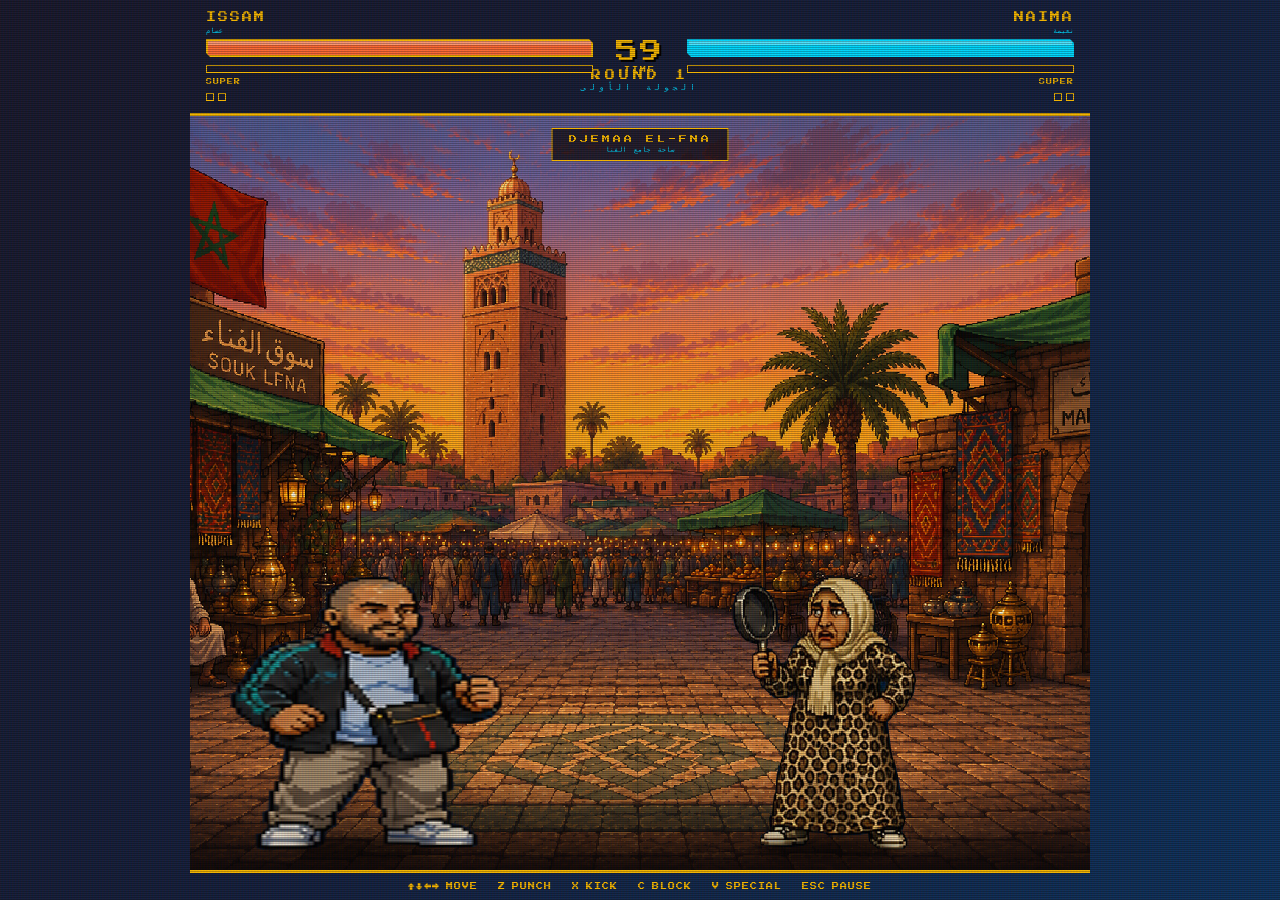
<file: fight.html>
<!DOCTYPE html>
<html lang="en">
<head>
<meta charset="UTF-8" />
<meta name="viewport" content="width=device-width, initial-scale=1.0" />
<title>SOUK BRAWL — FIGHT!</title>
<link rel="preconnect" href="https://fonts.googleapis.com" />
<link href="https://fonts.googleapis.com/css2?family=Press+Start+2P&display=swap" rel="stylesheet" />
<link rel="stylesheet" href="css/style.css" />
<style>
    @keyframes superFadeIn {
  from { opacity: 0; }
  to { opacity: 1; }
}

@keyframes superPortrait {
  from { transform: scale(0.5) translateY(50px); opacity: 0; }
  to { transform: scale(1) translateY(0); opacity: 1; }
}

@keyframes superText {
  from { transform: scale(0.8); opacity: 0; }
  to { transform: scale(1); opacity: 1; }
}

@keyframes superShake {
  0%, 100% { transform: translate(0, 0); }
  20% { transform: translate(-10px, 5px); }
  40% { transform: translate(10px, -5px); }
  60% { transform: translate(-5px, 10px); }
  80% { transform: translate(5px, -10px); }
}

@keyframes superFlash {
  0% { opacity: 1; }
  100% { opacity: 0; }
}

@keyframes superExplode {
  0% { transform: translate(-50%, -50%) scale(0); opacity: 1; }
  50% { transform: translate(-50%, -50%) scale(1.5); opacity: 1; }
  100% { transform: translate(-50%, -50%) scale(2); opacity: 0; }
}
.fight-screen {
  min-height: 100vh;
  display: flex;
  flex-direction: column;
  align-items: center;
  position: relative;
  z-index: 2;
  width: 100%;
}

.fight-hud {
  display: flex;
  align-items: center;
  justify-content: space-between;
  width: 100%;
  max-width: 900px;
  padding: 12px 16px;
  gap: 12px;
  position: relative;
  z-index: 10;
}

.hud-side {
  display: flex;
  flex-direction: column;
  gap: 4px;
  flex: 1;
}

.hud-side.right { align-items: flex-end; }

.hud-name {
  font-size: 10px;
  color: #f7b801;
  letter-spacing: 2px;
}

.hud-name-ar {
  font-size: 7px;
  color: #00d9ff;
}

.health-bar-wrap {
  width: 100%;
  height: 18px;
  background: #1a1a2e;
  border: 2px solid #f7b801;
  position: relative;
  overflow: hidden;
  clip-path: polygon(0 0, calc(100% - 4px) 0, 100% 4px, 100% 100%, 4px 100%, 0 calc(100% - 4px));
}

.health-bar {
  height: 100%;
  background: #ff6b35;
  transition: width 0.25s ease-out;
  position: relative;
}

.health-bar::after {
  content: '';
  position: absolute;
  top: 0; left: 0; right: 0;
  height: 4px;
  background: rgba(255,255,255,0.3);
}

.health-bar.danger {
  background: #FF3030;
  animation: danger-pulse 0.5s ease-in-out infinite alternate;
}

@keyframes danger-pulse {
  from { opacity: 1; }
  to { opacity: 0.6; }
}

.hud-side.right .health-bar-wrap { border-color: #00d9ff; }
.hud-side.right .health-bar { background: #00d9ff; }
.hud-side.right .health-bar.danger { background: #30FFFF; }

.hud-timer {
  display: flex;
  flex-direction: column;
  align-items: center;
  gap: 4px;
  min-width: 70px;
}

.timer-value {
  font-size: 22px;
  color: #f7b801;
  letter-spacing: 2px;
  text-shadow: 2px 2px 0 #000;
}

.timer-label {
  font-size: 6px;
  color: #f7b801;
  letter-spacing: 2px;
}

.round-indicator {
  position: absolute;
  top: 70px;
  left: 50%;
  transform: translateX(-50%);
  font-size: 10px;
  color: #f7b801;
  letter-spacing: 4px;
  z-index: 10;
  text-align: center;
}

.round-indicator .round-ar {
  font-size: 8px;
  color: #00d9ff;
  margin-top: 2px;
}

.stage-area {
  position: relative;
  width: 100%;
  max-width: 900px;
  flex: 1;
  min-height: 420px;
  display: flex;
  align-items: flex-end;
  justify-content: center;
  overflow: hidden;
  border-top: 3px solid #f7b801;
  border-bottom: 3px solid #f7b801;
}

.stage-bg-img {
  position: absolute;
  inset: 0;
  width: 100%;
  height: 100%;
  object-fit: cover;
  object-position: center bottom;
  image-rendering: pixelated;
  z-index: 0;
}

.stage-floor-overlay {
  position: absolute;
  bottom: 0;
  left: 0; right: 0;
  height: 100px;
  background: linear-gradient(to top, rgba(8,4,4,0.9) 0%, transparent 100%);
  z-index: 1;
  pointer-events: none;
}

.stage-name-overlay {
  position: absolute;
  top: 12px;
  left: 50%;
  transform: translateX(-50%);
  text-align: center;
  z-index: 4;
  background: rgba(8, 4, 4, 0.7);
  padding: 6px 16px;
  border: 1px solid #f7b801;
}

.stage-name-text {
  font-size: 8px;
  color: #f7b801;
  letter-spacing: 3px;
}

.stage-name-ar {
  font-size: 7px;
  color: #00d9ff;
  margin-top: 2px;
}

/* Fighter Arena - CRITICAL: arena-fighter is absolute positioned */
.fighter-arena {
  position: relative;
  width: 100%;
  max-width: 800px;
  height: 280px;
  display: flex;
  align-items: flex-end;
  justify-content: space-between;
  padding: 0 100px 25px;
  z-index: 5;
}

.arena-fighter {
  position: absolute;
  bottom: 25px;
  width: 220px;
  height: 220px;
}

.arena-fighter.left { left: 10%; }
.arena-fighter.right { right: 10%; }

/* Sprite wrapper - NO CSS transforms. All transforms come from JS */
.fighter-sprite-arena {
  width: 100%;
  height: 100%;
  image-rendering: pixelated;
  position: relative;
}

.fighter-sprite-arena img {
  width: 100%;
  height: 100%;
  object-fit: contain;
  object-position: bottom center;
  image-rendering: pixelated;
  image-rendering: crisp-edges;
}

/* NO transform rules here - JS handles all transforms via inline styles */

.fighter-shadow-arena {
  position: absolute;
  bottom: -8px;
  left: 50%;
  transform: translateX(-50%);
  width: 110px;
  height: 18px;
  background: rgba(0,0,0,0.5);
  border-radius: 50%;
  filter: blur(4px);
}

.super-meter-wrap {
  width: 100%;
  height: 8px;
  background: #1a1a2e;
  border: 1px solid #f7b801;
  margin-top: 4px;
  position: relative;
  overflow: hidden;
}

.super-meter {
  height: 100%;
  background: #f7b801;
  width: 0%;
  transition: width 0.2s;
  box-shadow: 0 0 6px #f7b801;
}

.super-label {
  font-size: 6px;
  color: #f7b801;
  letter-spacing: 1px;
  margin-top: 2px;
}

.combo-display {
  position: absolute;
  top: 100px;
  font-size: 14px;
  color: #f7b801;
  letter-spacing: 2px;
  z-index: 10;
  opacity: 0;
  transition: opacity 0.3s;
  text-align: center;
}

.combo-display.active { opacity: 1; }
.combo-display.left { left: 20px; }
.combo-display.right { right: 20px; }

.combo-count {
  font-size: 28px;
  color: #ff6b35;
  text-shadow: 2px 2px 0 #000;
  line-height: 1;
}

.combo-hits {
  font-size: 10px;
  color: #f7b801;
}

.fight-message {
  position: absolute;
  top: 45%;
  left: 50%;
  transform: translate(-50%, -50%);
  font-size: 52px;
  color: #ff6b35;
  text-shadow:
    4px 4px 0 #000,
    8px 8px 0 #1A0000;
  letter-spacing: 6px;
  z-index: 20;
  animation: fight-zoom 0.8s ease-out forwards;
  pointer-events: none;
  white-space: nowrap;
}

@keyframes fight-zoom {
  from { transform: translate(-50%, -50%) scale(3); opacity: 0; }
  to { transform: translate(-50%, -50%) scale(1); opacity: 1; }
}

.fight-message.fade {
  animation: fight-fade 0.5s ease-in forwards;
}

@keyframes fight-fade {
  to { opacity: 0; transform: translate(-50%, -50%) scale(1.2); }
}

.ko-message {
  position: absolute;
  top: 45%;
  left: 50%;
  transform: translate(-50%, -50%);
  font-size: 72px;
  color: #ff6b35;
  text-shadow:
    4px 4px 0 #000,
    8px 8px 0 #1A0000;
  letter-spacing: 8px;
  z-index: 20;
  animation: ko-bounce 1s ease-out forwards;
}

@keyframes ko-bounce {
  0% { transform: translate(-50%, -50%) scale(0); }
  50% { transform: translate(-50%, -50%) scale(1.2); }
  100% { transform: translate(-50%, -50%) scale(1); }
}

.perfect-message {
  position: absolute;
  top: 35%;
  left: 50%;
  transform: translate(-50%, -50%);
  font-size: 32px;
  color: #f7b801;
  text-shadow: 3px 3px 0 #000;
  letter-spacing: 4px;
  z-index: 20;
  animation: perfect-pop 1s ease-out forwards;
}

@keyframes perfect-pop {
  0% { transform: translate(-50%, -50%) scale(0) rotate(-10deg); opacity: 0; }
  60% { transform: translate(-50%, -50%) scale(1.1) rotate(2deg); opacity: 1; }
  100% { transform: translate(-50%, -50%) scale(1) rotate(0deg); }
}

.pause-overlay {
  position: fixed;
  inset: 0;
  background: rgba(8, 4, 4, 0.9);
  display: none;
  flex-direction: column;
  align-items: center;
  justify-content: center;
  gap: 16px;
  z-index: 100;
}

.pause-overlay.active { display: flex; }

.pause-title {
  font-size: 24px;
  color: #f7b801;
  letter-spacing: 4px;
  margin-bottom: 20px;
  text-shadow: 3px 3px 0 #000;
}

.pause-btn {
  background: #1a1a2e;
  border: 2px solid #f7b801;
  color: #fff;
  font-family: 'Press Start 2P', monospace;
  font-size: 10px;
  cursor: pointer;
  padding: 12px 32px;
  min-width: 220px;
  text-align: center;
  text-decoration: none;
  transition: all 0.1s;
  clip-path: polygon(0 0, calc(100% - 8px) 0, 100% 8px, 100% 100%, 8px 100%, 0 calc(100% - 8px));
}

.pause-btn:hover {
  border-color: #f7b801;
  color: #f7b801;
  background: #16213e;
}

.fight-controls {
  display: flex;
  justify-content: center;
  gap: 20px;
  padding: 10px;
  font-size: 7px;
  color: #f7b801;
  letter-spacing: 1px;
  flex-wrap: wrap;
}

.ctrl-hint {
  display: flex;
  align-items: center;
  gap: 6px;
}

.win-dots {
  display: flex;
  gap: 4px;
  margin-top: 4px;
}

.win-dot {
  width: 8px; height: 8px;
  border: 1px solid #f7b801;
  background: transparent;
}

.win-dot.active {
  background: #f7b801;
  border-color: #f7b801;
  box-shadow: 0 0 4px #f7b801;
}

.hud-side.right .win-dot.active {
  background: #00d9ff;
  border-color: #00d9ff;
  box-shadow: 0 0 4px #00d9ff;
}
    .super-cutscene {
  position: fixed;
  top: 0;
  left: 0;
  width: 100%;
  height: 100%;
  object-fit: cover;
  z-index: 1000;
  display: none;
  pointer-events: none;
}

.super-cutscene.active {
  display: block;
}
</style>
<base target="_blank">
</head>

<body>

<canvas id="bg-canvas"></canvas>

<div class="fight-screen" id="fight-screen">

<div class="round-indicator" id="round-indicator">
  <div>ROUND 1</div>
  <div class="round-ar">الجولة الأولى</div>
</div>

<div class="combo-display left" id="combo-p1">
  <div class="combo-count" id="combo-count-p1">0</div>
  <div class="combo-hits">HITS</div>
</div>

<div class="combo-display right" id="combo-p2">
  <div class="combo-count" id="combo-count-p2">0</div>
  <div class="combo-hits">HITS</div>
</div>

<div class="fight-hud">

  <div class="hud-side left">
    <div class="hud-name" id="p1-name">ISSAM</div>
    <div class="hud-name-ar" id="p1-name-ar">عصام</div>
    <div class="health-bar-wrap">
      <div class="health-bar" id="health-p1" style="width: 100%"></div>
    </div>
    <div class="super-meter-wrap">
      <div class="super-meter" id="super-p1" style="width: 0%"></div>
    </div>
    <div class="super-label">SUPER</div>
    <div class="win-dots" id="wins-p1">
      <div class="win-dot"></div>
      <div class="win-dot"></div>
    </div>
  </div>

  <div class="hud-timer">
    <div class="timer-value" id="timer">60</div>
    <div class="timer-label">TIME</div>
  </div>

  <div class="hud-side right">
    <div class="hud-name" id="p2-name">CHEB ARBI</div>
    <div class="hud-name-ar" id="p2-name-ar">الشاب العربي</div>
    <div class="health-bar-wrap">
      <div class="health-bar" id="health-p2" style="width: 100%"></div>
    </div>
    <div class="super-meter-wrap">
      <div class="super-meter" id="super-p2" style="width: 0%"></div>
    </div>
    <div class="super-label">SUPER</div>
    <div class="win-dots" id="wins-p2">
      <div class="win-dot"></div>
      <div class="win-dot"></div>
    </div>
  </div>

</div>

<div class="stage-area" id="stage-area">

  <img class="stage-bg-img" id="stage-bg-img" src="assets/stages/djemaa.png" alt="Stage" />

  <div class="stage-floor-overlay"></div>

  <div class="stage-name-overlay">
    <div class="stage-name-text" id="stage-name-fight">DJEMAA EL-FNA</div>
    <div class="stage-name-ar" id="stage-ar-fight">ساحة جامع الفنا</div>
  </div>

  <div class="fighter-arena">

    <div class="arena-fighter left">
      <div class="fighter-sprite-arena" id="sprite-p1-wrap">
        <img id="sprite-p1" src="assets/characters/issam/idle.png" alt="P1" />
        <div class="fighter-shadow-arena"></div>
      </div>
    </div>

    <div class="arena-fighter right">
      <div class="fighter-sprite-arena" id="sprite-p2-wrap">
        <img id="sprite-p2" src="assets/characters/cheb-arbi/idle.png" alt="P2" />
        <div class="fighter-shadow-arena"></div>
      </div>
    </div>

  </div>

  <div id="message-layer"></div>
        <video id="super-cutscene" class="super-cutscene" preload="auto" playsinline muted>
  <source src="" type="video/mp4">
</video>

</div>

<div class="fight-controls">
  <div class="ctrl-hint"><span class="key">&#8593;&#8595;&#8592;&#8594;</span> MOVE</div>
  <div class="ctrl-hint"><span class="key">Z</span> PUNCH</div>
  <div class="ctrl-hint"><span class="key">X</span> KICK</div>
  <div class="ctrl-hint"><span class="key">C</span> BLOCK</div>
  <div class="ctrl-hint"><span class="key">V</span> SPECIAL</div>
  <div class="ctrl-hint"><span class="key">ESC</span> PAUSE</div>
</div>

</div>

<div class="pause-overlay" id="pause-menu">
  <div class="pause-title">PAUSED</div>
  <button class="pause-btn" id="resume-btn">RESUME</button>
  <button class="pause-btn" id="restart-btn">RESTART</button>
  <a href="index.html" class="pause-btn">QUIT TO MENU</a>
</div>

<script src="js/config.js"></script>
<script src="js/utils.js"></script>
<script src="js/input.js"></script>
<script src="js/character.js"></script>
<script src="js/main.js"></script>
<script src="js/fight.js"></script>

</body>
</html>
</file>
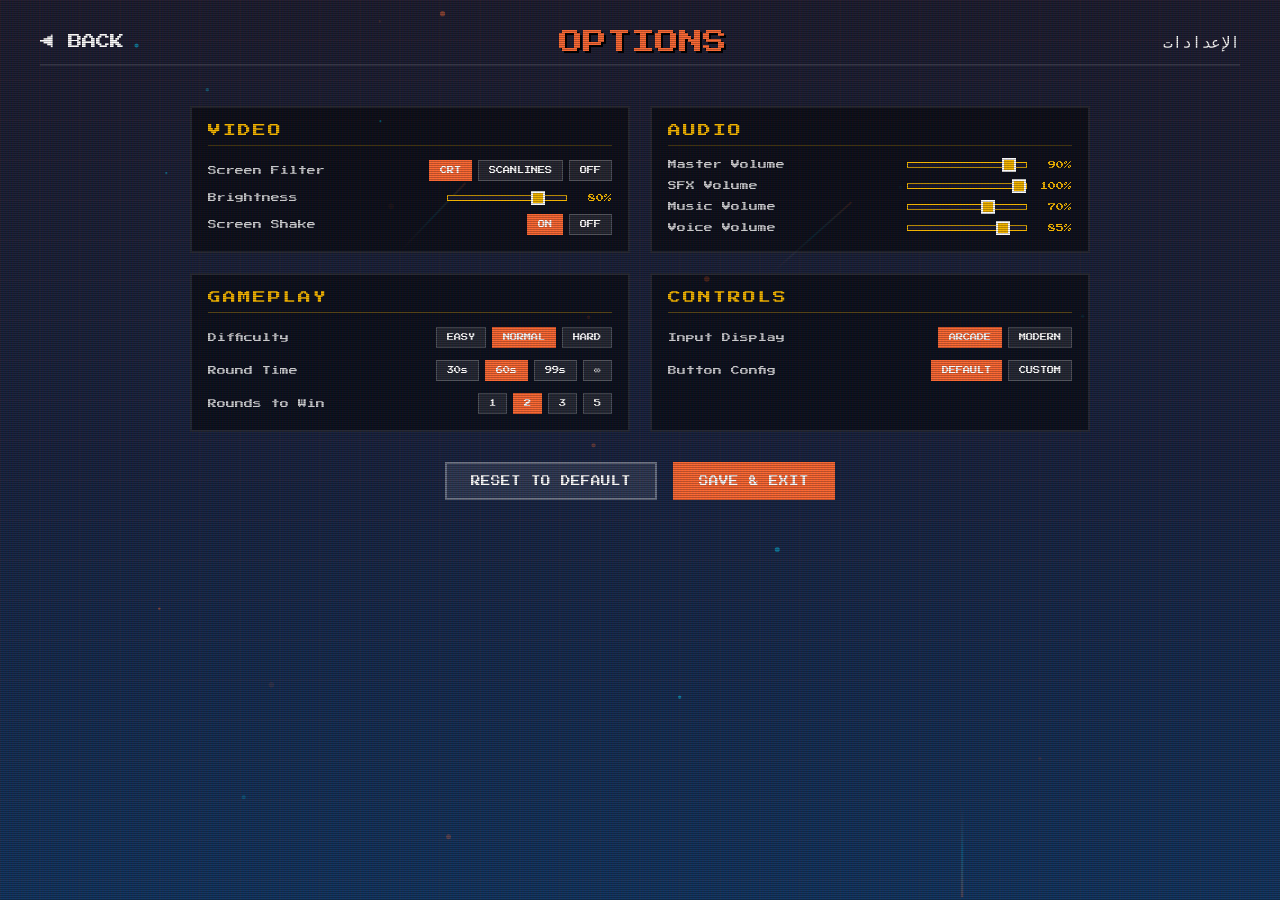
<file: options.html>
<!DOCTYPE html>
<html lang="en">
<head>
  <meta charset="UTF-8" />
  <meta name="viewport" content="width=device-width, initial-scale=1.0" />
  <title>SOUK BRAWL — Options</title>
  <link rel="preconnect" href="https://fonts.googleapis.com" />
  <link href="https://fonts.googleapis.com/css2?family=Press+Start+2P&display=swap" rel="stylesheet" />
  <link rel="stylesheet" href="css/style.css" />
  <style>
    .options-grid {
      display: grid;
      grid-template-columns: repeat(2, 1fr);
      gap: 20px;
      width: 100%;
      max-width: 900px;
      margin: 20px 0;
    }

    .opt-group {
      background: rgba(0, 0, 0, 0.5);
      border: 2px solid rgba(255, 255, 255, 0.1);
      padding: 16px;
    }

    .opt-group-title {
      font-size: 0.8rem;
      color: #f7b801;
      margin-bottom: 14px;
      letter-spacing: 2px;
      border-bottom: 1px solid rgba(247, 184, 1, 0.3);
      padding-bottom: 8px;
    }

    .opt-row {
      display: flex;
      align-items: center;
      justify-content: space-between;
      margin-bottom: 12px;
      gap: 12px;
    }

    .opt-row:last-child {
      margin-bottom: 0;
    }

    .opt-label {
      font-size: 0.55rem;
      color: rgba(255, 255, 255, 0.8);
      min-width: 120px;
    }

    .opt-value {
      display: flex;
      gap: 6px;
      flex-wrap: wrap;
      justify-content: flex-end;
    }

    .opt-btn {
      font-family: 'Press Start 2P', monospace;
      font-size: 0.45rem;
      padding: 6px 10px;
      background: rgba(255, 255, 255, 0.1);
      border: 1px solid rgba(255, 255, 255, 0.2);
      color: #fff;
      cursor: pointer;
      transition: all 0.15s;
    }

    .opt-btn:hover {
      border-color: #00d9ff;
      color: #00d9ff;
    }

    .opt-btn.active {
      background: #ff6b35;
      border-color: #ff6b35;
      color: #fff;
    }

    .opt-slider {
      display: flex;
      align-items: center;
      gap: 10px;
      flex: 1;
      justify-content: flex-end;
    }

    .opt-slider input[type="range"] {
      -webkit-appearance: none;
      appearance: none;
      width: 120px;
      height: 6px;
      background: #1a1a2e;
      border: 1px solid #f7b801;
      outline: none;
    }

    .opt-slider input[type="range"]::-webkit-slider-thumb {
      -webkit-appearance: none;
      appearance: none;
      width: 14px;
      height: 14px;
      background: #f7b801;
      cursor: pointer;
      border: 2px solid #fff;
    }

    .opt-slider input[type="range"]::-moz-range-thumb {
      width: 14px;
      height: 14px;
      background: #f7b801;
      cursor: pointer;
      border: 2px solid #fff;
    }

    .slider-val {
      font-size: 0.5rem;
      color: #f7b801;
      min-width: 35px;
      text-align: right;
    }

    .options-footer {
      display: flex;
      gap: 16px;
      margin-top: 10px;
    }

    .opt-reset, .opt-save {
      font-family: 'Press Start 2P', monospace;
      font-size: 0.6rem;
      padding: 12px 24px;
      cursor: pointer;
      transition: all 0.15s;
      border: 2px solid;
    }

    .opt-reset {
      background: rgba(255, 255, 255, 0.1);
      border-color: rgba(255, 255, 255, 0.3);
      color: #fff;
    }

    .opt-reset:hover {
      border-color: #ff6b35;
      color: #ff6b35;
    }

    .opt-save {
      background: #ff6b35;
      border-color: #ff6b35;
      color: #fff;
    }

    .opt-save:hover {
      background: #00d9ff;
      border-color: #00d9ff;
    }

    .save-toast {
      position: fixed;
      bottom: 30px;
      left: 50%;
      transform: translateX(-50%);
      background: #00d9ff;
      color: #000;
      font-size: 0.6rem;
      padding: 10px 24px;
      border: 2px solid #fff;
      box-shadow: 4px 4px 0 #000;
      opacity: 0;
      transition: opacity 0.3s;
      pointer-events: none;
      z-index: 200;
    }

    .save-toast.show {
      opacity: 1;
    }

    @media (max-width: 768px) {
      .options-grid {
        grid-template-columns: 1fr;
      }
    }
  </style>
<base target="_blank">
</head>
<body>

  <canvas id="bg-canvas"></canvas>

  <div id="screen-options" class="screen active">
    <div class="sub-wrap">

      <div class="sub-header">
        <a href="index.html" class="back-btn">&#9664; BACK</a>
        <div class="sub-title">OPTIONS</div>
        <div class="sub-title-ar">الإعدادات</div>
      </div>

      <div class="options-grid">

        <div class="opt-group">
          <div class="opt-group-title">VIDEO</div>
          <div class="opt-row">
            <span class="opt-label">Screen Filter</span>
            <div class="opt-value">
              <button class="opt-btn active" data-setting="filter" data-value="crt">CRT</button>
              <button class="opt-btn" data-setting="filter" data-value="scanlines">SCANLINES</button>
              <button class="opt-btn" data-setting="filter" data-value="off">OFF</button>
            </div>
          </div>
          <div class="opt-row">
            <span class="opt-label">Brightness</span>
            <div class="opt-slider">
              <input type="range" min="0" max="100" value="80" data-setting="brightness" />
              <span class="slider-val">80%</span>
            </div>
          </div>
          <div class="opt-row">
            <span class="opt-label">Screen Shake</span>
            <div class="opt-value">
              <button class="opt-btn active" data-setting="shake" data-value="on">ON</button>
              <button class="opt-btn" data-setting="shake" data-value="off">OFF</button>
            </div>
          </div>
        </div>

        <div class="opt-group">
          <div class="opt-group-title">AUDIO</div>
          <div class="opt-row">
            <span class="opt-label">Master Volume</span>
            <div class="opt-slider">
              <input type="range" min="0" max="100" value="90" data-setting="master-vol" />
              <span class="slider-val">90%</span>
            </div>
          </div>
          <div class="opt-row">
            <span class="opt-label">SFX Volume</span>
            <div class="opt-slider">
              <input type="range" min="0" max="100" value="100" data-setting="sfx-vol" />
              <span class="slider-val">100%</span>
            </div>
          </div>
          <div class="opt-row">
            <span class="opt-label">Music Volume</span>
            <div class="opt-slider">
              <input type="range" min="0" max="100" value="70" data-setting="music-vol" />
              <span class="slider-val">70%</span>
            </div>
          </div>
          <div class="opt-row">
            <span class="opt-label">Voice Volume</span>
            <div class="opt-slider">
              <input type="range" min="0" max="100" value="85" data-setting="voice-vol" />
              <span class="slider-val">85%</span>
            </div>
          </div>
        </div>

        <div class="opt-group">
          <div class="opt-group-title">GAMEPLAY</div>
          <div class="opt-row">
            <span class="opt-label">Difficulty</span>
            <div class="opt-value">
              <button class="opt-btn" data-setting="difficulty" data-value="easy">EASY</button>
              <button class="opt-btn active" data-setting="difficulty" data-value="normal">NORMAL</button>
              <button class="opt-btn" data-setting="difficulty" data-value="hard">HARD</button>
            </div>
          </div>
          <div class="opt-row">
            <span class="opt-label">Round Time</span>
            <div class="opt-value">
              <button class="opt-btn" data-setting="round-time" data-value="30">30s</button>
              <button class="opt-btn active" data-setting="round-time" data-value="60">60s</button>
              <button class="opt-btn" data-setting="round-time" data-value="99">99s</button>
              <button class="opt-btn" data-setting="round-time" data-value="inf">∞</button>
            </div>
          </div>
          <div class="opt-row">
            <span class="opt-label">Rounds to Win</span>
            <div class="opt-value">
              <button class="opt-btn" data-setting="rounds-win" data-value="1">1</button>
              <button class="opt-btn active" data-setting="rounds-win" data-value="2">2</button>
              <button class="opt-btn" data-setting="rounds-win" data-value="3">3</button>
              <button class="opt-btn" data-setting="rounds-win" data-value="5">5</button>
            </div>
          </div>
        </div>

        <div class="opt-group">
          <div class="opt-group-title">CONTROLS</div>
          <div class="opt-row">
            <span class="opt-label">Input Display</span>
            <div class="opt-value">
              <button class="opt-btn active" data-setting="input-display" data-value="arcade">ARCADE</button>
              <button class="opt-btn" data-setting="input-display" data-value="modern">MODERN</button>
            </div>
          </div>
          <div class="opt-row">
            <span class="opt-label">Button Config</span>
            <div class="opt-value">
              <button class="opt-btn active" data-setting="button-config" data-value="default">DEFAULT</button>
              <button class="opt-btn" data-setting="button-config" data-value="custom">CUSTOM</button>
            </div>
          </div>
        </div>

      </div>

      <div class="options-footer">
        <button class="opt-reset" id="opt-reset">RESET TO DEFAULT</button>
        <button class="opt-save" id="opt-save">SAVE & EXIT</button>
      </div>

    </div>
  </div>

  <div class="save-toast" id="save-toast">SETTINGS SAVED!</div>

  <script src="js/config.js"></script>
  <script src="js/utils.js"></script>
  <script src="js/background.js"></script>

  <script>
    const DEFAULTS = {
      'filter': 'crt',
      'brightness': '80',
      'shake': 'on',
      'master-vol': '90',
      'sfx-vol': '100',
      'music-vol': '70',
      'voice-vol': '85',
      'difficulty': 'normal',
      'round-time': '60',
      'rounds-win': '2',
      'input-display': 'arcade',
      'button-config': 'default'
    };

    function loadSettings() {
      try {
        const saved = localStorage.getItem('soukbrawl_options');
        return saved ? JSON.parse(saved) : {};
      } catch (e) {
        return {};
      }
    }

    function saveSettings(settings) {
      localStorage.setItem('soukbrawl_options', JSON.stringify(settings));
    }

    function applySettings(settings) {
      // Apply button states
      document.querySelectorAll('.opt-btn').forEach(btn => {
        const setting = btn.dataset.setting;
        const value = btn.dataset.value;
        const savedValue = settings[setting];
        if (savedValue !== undefined) {
          btn.classList.toggle('active', value === savedValue);
        }
      });

      // Apply slider values
      document.querySelectorAll('.opt-slider input[type="range"]').forEach(slider => {
        const setting = slider.dataset.setting;
        const savedValue = settings[setting];
        if (savedValue !== undefined) {
          slider.value = savedValue;
          slider.nextElementSibling.textContent = savedValue + '%';
        }
      });
    }

    function collectSettings() {
      const settings = {};
      document.querySelectorAll('.opt-btn.active').forEach(btn => {
        settings[btn.dataset.setting] = btn.dataset.value;
      });
      document.querySelectorAll('.opt-slider input[type="range"]').forEach(slider => {
        settings[slider.dataset.setting] = slider.value;
      });
      return settings;
    }

    // Button toggle
    document.querySelectorAll('.opt-btn').forEach(btn => {
      btn.addEventListener('click', () => {
        const setting = btn.dataset.setting;
        const group = btn.closest('.opt-value');
        group.querySelectorAll('.opt-btn').forEach(b => b.classList.remove('active'));
        btn.classList.add('active');
      });
    });

    // Slider update
    document.querySelectorAll('.opt-slider input[type="range"]').forEach(slider => {
      slider.addEventListener('input', () => {
        slider.nextElementSibling.textContent = slider.value + '%';
      });
    });

    // Reset
    document.getElementById('opt-reset').addEventListener('click', () => {
      applySettings(DEFAULTS);
      showToast('RESET TO DEFAULT');
    });

    // Save
    document.getElementById('opt-save').addEventListener('click', () => {
      const settings = collectSettings();
      saveSettings(settings);
      showToast('SETTINGS SAVED!');
      setTimeout(() => {
        window.location.href = 'index.html';
      }, 800);
    });

    function showToast(msg) {
      const toast = document.getElementById('save-toast');
      toast.textContent = msg;
      toast.classList.add('show');
      setTimeout(() => toast.classList.remove('show'), 2000);
    }

    // Init
    document.addEventListener('DOMContentLoaded', () => {
      const settings = loadSettings();
      applySettings(Object.keys(settings).length > 0 ? settings : DEFAULTS);
      if (typeof BackgroundAnimation !== 'undefined') {
        new BackgroundAnimation();
      }
    });
  </script>
</body>
</html>
</file>
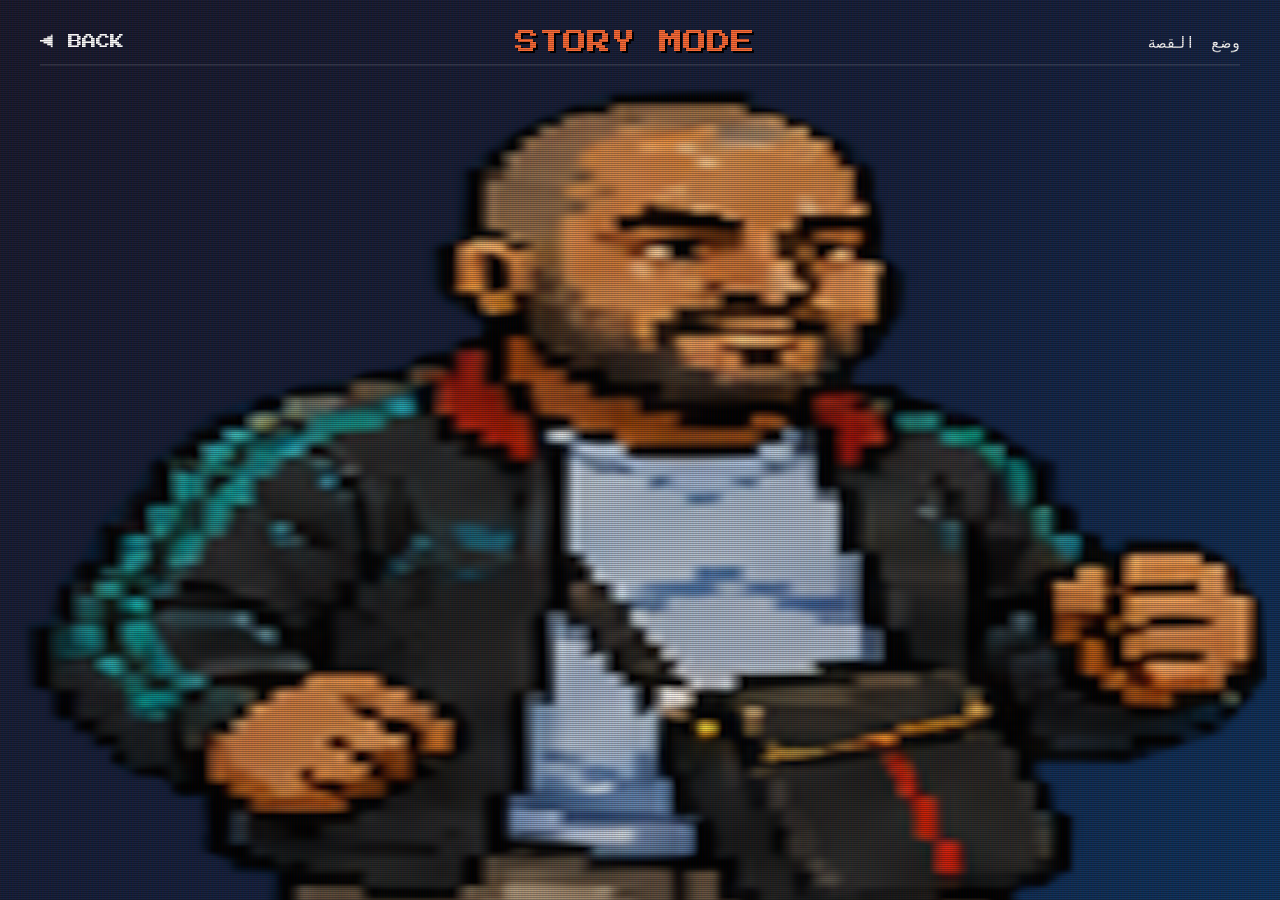
<file: story.html>
<!DOCTYPE html>
<html lang="en">
<head>
  <meta charset="UTF-8" />
  <meta name="viewport" content="width=device-width, initial-scale=1.0" />
  <title>SOUK BRAWL — Story Mode</title>
  <link rel="preconnect" href="https://fonts.googleapis.com" />
  <link href="https://fonts.googleapis.com/css2?family=Press+Start+2P&display=swap" rel="stylesheet" />
  <link rel="stylesheet" href="css/style.css" />
<base target="_blank">
</head>
<body>

  <canvas id="bg-canvas"></canvas>

  <div id="screen-story" class="screen active">
    <div class="sub-wrap">

      <div class="sub-header">
        <a href="index.html" class="back-btn">&#9664; BACK</a>
        <div class="sub-title">STORY MODE</div>
        <div class="sub-title-ar">وضع القصة</div>
      </div>

      <!-- Story Hero Banner (1254x1254 ratio panel) -->
      <div class="story-hero-banner">
        <div class="story-hero-frame">
          <img id="story-hero-img" src="assets/characters/issam/idle.png" alt="ISSAM" />
          <div class="story-hero-vignette"></div>
        </div>
        <div class="story-hero-text">
          <div class="sh-chapter">CHAPTER 1</div>
          <div class="sh-title">THE BRAWLER OF CASABLANCA</div>
          <div class="sh-title-ar">محارب الدار البيضاء</div>
          <div class="sh-desc">Issam must fight his way through the kingdom to reclaim his honor...</div>
        </div>
      </div>

      <!-- Chapter Select Grid -->
      <div class="chapter-grid" id="chapter-grid">
        <div class="chapter-card active" data-chapter="1">
          <div class="ch-num">01</div>
          <div class="ch-title">THE BRAWLER</div>
          <div class="ch-ar">المحارب</div>
          <div class="ch-loc">CASABLANCA</div>
          <div class="ch-status">AVAILABLE</div>
        </div>
        <div class="chapter-card" data-chapter="2">
          <div class="ch-num">02</div>
          <div class="ch-title">THE JOURNEY</div>
          <div class="ch-ar">الرحلة</div>
          <div class="ch-loc">MARRAKECH</div>
          <div class="ch-status">LOCKED</div>
        </div>
        <div class="chapter-card locked" data-chapter="3">
          <div class="ch-num">03</div>
          <div class="ch-title">THE RIVAL</div>
          <div class="ch-ar">الخصم</div>
          <div class="ch-loc">FES</div>
          <div class="ch-status">LOCKED</div>
        </div>
        <div class="chapter-card locked" data-chapter="4">
          <div class="ch-num">04</div>
          <div class="ch-title">THE FALL</div>
          <div class="ch-ar">السقوط</div>
          <div class="ch-loc">ATLAS</div>
          <div class="ch-status">LOCKED</div>
        </div>
        <div class="chapter-card locked" data-chapter="5">
          <div class="ch-num">05</div>
          <div class="ch-title">THE RETURN</div>
          <div class="ch-ar">العودة</div>
          <div class="ch-loc">TANGIER</div>
          <div class="ch-status">LOCKED</div>
        </div>
        <div class="chapter-card locked" data-chapter="6">
          <div class="ch-num">06</div>
          <div class="ch-title">THE THRONE</div>
          <div class="ch-ar">العرش</div>
          <div class="ch-loc">MEKNES</div>
          <div class="ch-status">LOCKED</div>
        </div>
      </div>

      <button class="start-btn" id="start-story">
        BEGIN CHAPTER
        <span class="start-sub">ابدأ الفصل</span>
      </button>

    </div>
  </div>

  <script src="js/main.js"></script>
</body>
</html>
</file>
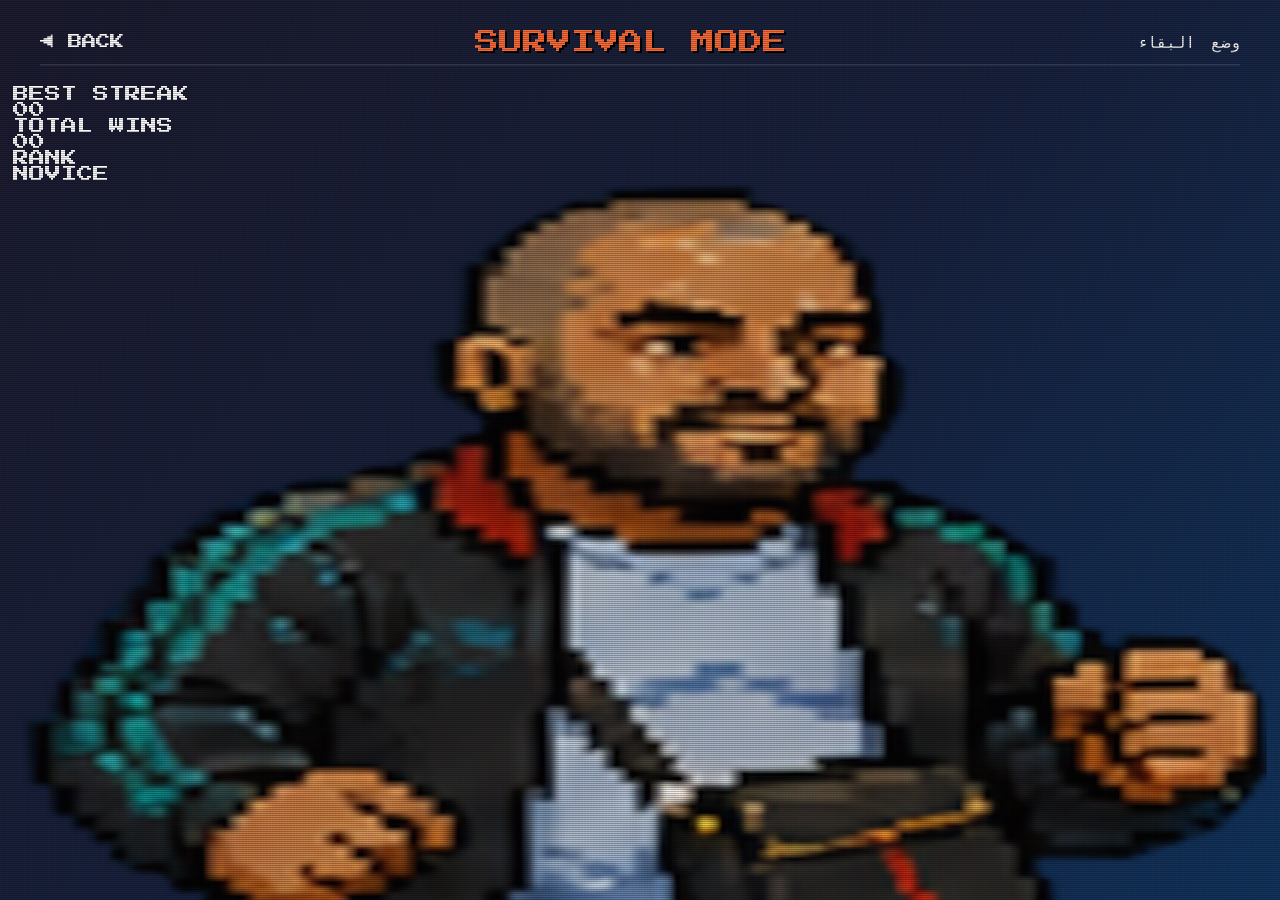
<file: survival.html>
<!DOCTYPE html>
<html lang="en">
<head>
  <meta charset="UTF-8" />
  <meta name="viewport" content="width=device-width, initial-scale=1.0" />
  <title>SOUK BRAWL — Survival</title>
  <link rel="preconnect" href="https://fonts.googleapis.com" />
  <link href="https://fonts.googleapis.com/css2?family=Press+Start+2P&display=swap" rel="stylesheet" />
  <link rel="stylesheet" href="css/style.css" />
<base target="_blank">
</head>
<body>

  <canvas id="bg-canvas"></canvas>

  <div id="screen-survival" class="screen active">
    <div class="sub-wrap">

      <div class="sub-header">
        <a href="index.html" class="back-btn">&#9664; BACK</a>
        <div class="sub-title">SURVIVAL MODE</div>
        <div class="sub-title-ar">وضع البقاء</div>
      </div>

      <!-- Survival Stats + Hero Panel -->
        <div class="survival-layout">
          <div class="survival-stats">
            <div class="stat-block">
              <div class="stat-label">BEST STREAK</div>
              <div class="stat-value" id="best-streak">00</div>
            </div>
            <div class="stat-block">
              <div class="stat-label">TOTAL WINS</div>
              <div class="stat-value" id="total-wins">00</div>
            </div>
            <div class="stat-block">
              <div class="stat-label">RANK</div>
              <div class="stat-value" id="survival-rank">NOVICE</div>
            </div>
          </div>

          <div class="survival-hero">
            <div class="sv-hero-frame">
              <img id="sv-hero-img" src="assets/characters/issam/idle.png" alt="ISSAM" />
            </div>
            <div class="sv-hero-info">
              <div class="sv-name">ISSAM</div>
              <div class="sv-name-ar">عصام</div>
            </div>
          </div>
        </div>

      <!-- Survival Rules -->
      <div class="survival-rules">
        <div class="rule-title">SURVIVAL RULES</div>
        <div class="rule-list">
          <div class="rule-item">
            <span class="rule-bullet">▸</span>
            <span>One health bar. No continues.</span>
          </div>
          <div class="rule-item">
            <span class="rule-bullet">▸</span>
            <span>Fight endless waves of enemies.</span>
          </div>
          <div class="rule-item">
            <span class="rule-bullet">▸</span>
            <span>Health partially restores each round.</span>
          </div>
          <div class="rule-item">
            <span class="rule-bullet">▸</span>
            <span>Difficulty increases every 3 wins.</span>
          </div>
        </div>
      </div>

      <button class="start-btn" id="start-survival">
        ENTER THE PIT
        <span class="start-sub">ادخل الحلبة</span>
      </button>

    </div>
  </div>

  <script src="js/main.js"></script>
</body>
</html>
</file>
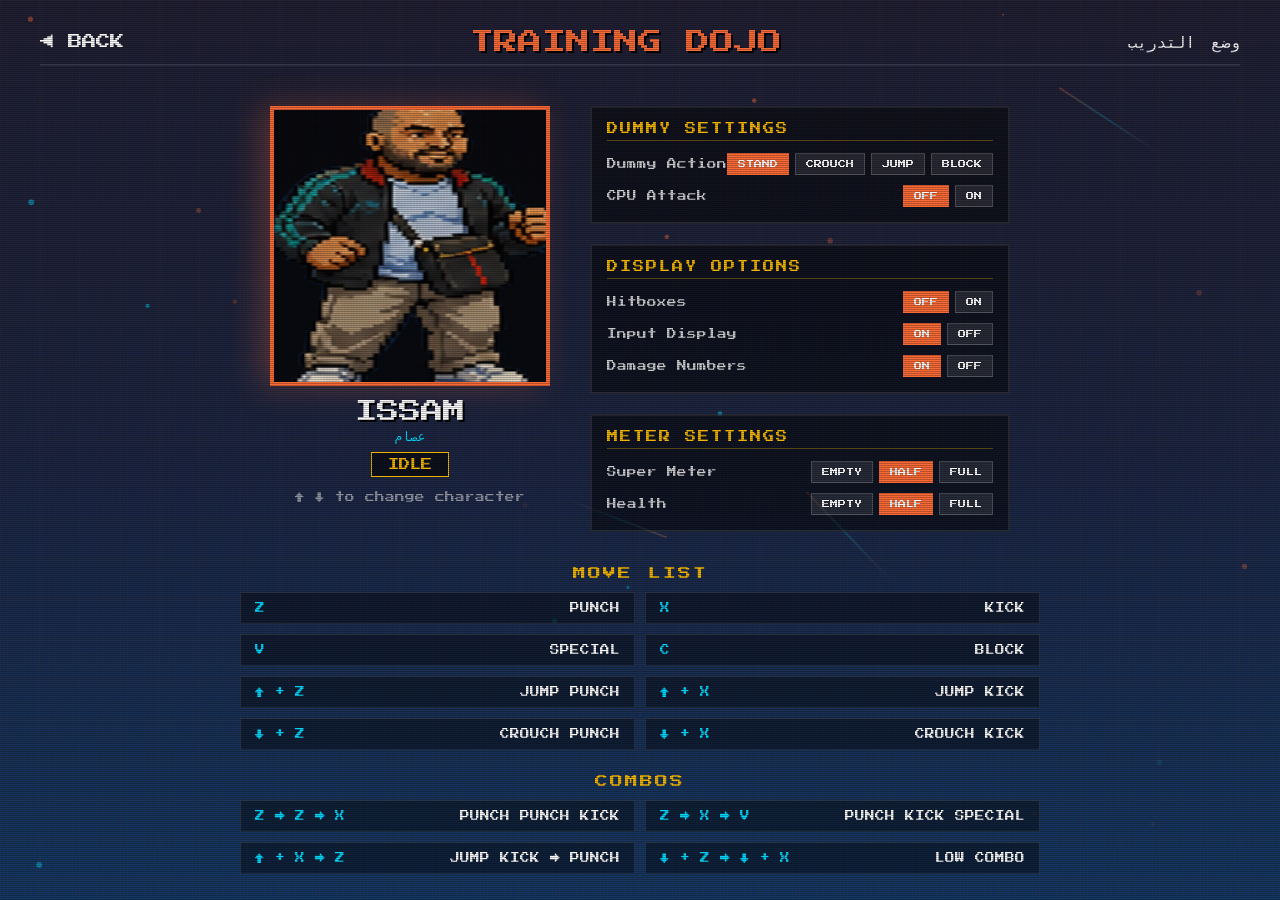
<file: training.html>
<!DOCTYPE html>
<html lang="en">
<head>
  <meta charset="UTF-8" />
  <meta name="viewport" content="width=device-width, initial-scale=1.0" />
  <title>SOUK BRAWL — Training</title>
  <link rel="preconnect" href="https://fonts.googleapis.com" />
  <link href="https://fonts.googleapis.com/css2?family=Press+Start+2P&display=swap" rel="stylesheet" />
  <link rel="stylesheet" href="css/style.css" />
  <style>
    /* Training-specific styles */
    .training-layout {
      display: flex;
      align-items: flex-start;
      justify-content: center;
      gap: 40px;
      width: 100%;
      max-width: 1200px;
      margin: 20px 0;
    }

    .training-hero {
      display: flex;
      flex-direction: column;
      align-items: center;
      gap: 15px;
    }

    .tr-hero-frame {
      width: 280px;
      height: 280px;
      border: 4px solid #ff6b35;
      background: rgba(0, 0, 0, 0.8);
      display: flex;
      align-items: center;
      justify-content: center;
      overflow: hidden;
      box-shadow: -10px 0 30px rgba(255, 107, 53, 0.3);
    }

    .tr-hero-frame img {
      height: 110%;
      object-fit: contain;
      image-rendering: pixelated;
    }

    .tr-hero-info {
      text-align: center;
    }

    .tr-name {
      font-size: 1.4rem;
      color: #fff;
      text-shadow: 2px 2px 0 #000;
      margin-bottom: 5px;
    }

    .tr-name-ar {
      font-size: 0.8rem;
      color: #00d9ff;
      margin-bottom: 8px;
    }

    .tr-move-display {
      font-size: 0.7rem;
      color: #f7b801;
      padding: 6px 16px;
      background: rgba(0, 0, 0, 0.6);
      border: 1px solid #f7b801;
      display: inline-block;
    }

    .training-settings {
      display: flex;
      flex-direction: column;
      gap: 20px;
      min-width: 400px;
    }

    .settings-group {
      background: rgba(0, 0, 0, 0.5);
      border: 2px solid rgba(255, 255, 255, 0.1);
      padding: 15px;
    }

    .settings-label {
      font-size: 0.7rem;
      color: #f7b801;
      margin-bottom: 12px;
      letter-spacing: 2px;
      border-bottom: 1px solid rgba(247, 184, 1, 0.3);
      padding-bottom: 6px;
    }

    .setting-row {
      display: flex;
      align-items: center;
      justify-content: space-between;
      margin-bottom: 10px;
    }

    .setting-row:last-child {
      margin-bottom: 0;
    }

    .setting-name {
      font-size: 0.6rem;
      color: rgba(255, 255, 255, 0.8);
    }

    .setting-options {
      display: flex;
      gap: 6px;
    }

    .set-btn {
      font-family: 'Press Start 2P', monospace;
      font-size: 0.5rem;
      padding: 6px 10px;
      background: rgba(255, 255, 255, 0.1);
      border: 1px solid rgba(255, 255, 255, 0.2);
      color: #fff;
      cursor: pointer;
      transition: all 0.15s;
    }

    .set-btn:hover {
      border-color: #00d9ff;
      color: #00d9ff;
    }

    .set-btn.active {
      background: #ff6b35;
      border-color: #ff6b35;
      color: #fff;
    }

    .command-list {
      width: 100%;
      max-width: 800px;
      margin: 15px 0;
    }

    .cmd-title {
      font-size: 0.8rem;
      color: #f7b801;
      text-align: center;
      margin-bottom: 12px;
      letter-spacing: 2px;
    }

    .cmd-grid {
      display: grid;
      grid-template-columns: repeat(2, 1fr);
      gap: 10px;
    }

    .cmd-item {
      display: flex;
      align-items: center;
      justify-content: space-between;
      background: rgba(0, 0, 0, 0.4);
      border: 1px solid rgba(255, 255, 255, 0.1);
      padding: 10px 14px;
    }

    .cmd-input {
      font-size: 0.6rem;
      color: #00d9ff;
    }

    .cmd-name {
      font-size: 0.6rem;
      color: #fff;
    }

    .versus-footer {
      margin-top: 20px;
    }

    .char-select-hint {
      font-size: 0.6rem;
      color: rgba(255, 255, 255, 0.5);
      text-align: center;
      margin-bottom: 10px;
    }
  </style>
<base target="_blank">
</head>
<body>

  <canvas id="bg-canvas"></canvas>

  <div id="screen-training" class="screen active">
    <div class="sub-wrap">

      <div class="sub-header">
        <a href="index.html" class="back-btn">&#9664; BACK</a>
        <div class="sub-title">TRAINING DOJO</div>
        <div class="sub-title-ar">وضع التدريب</div>
      </div>

      <div class="training-layout">

        <div class="training-hero">
          <div class="tr-hero-frame">
            <img id="tr-hero-img" src="assets/characters/issam/idle.png" alt="Character" />
          </div>
          <div class="tr-hero-info">
            <div class="tr-name" id="tr-name">ISSAM</div>
            <div class="tr-name-ar" id="tr-name-ar">عصام</div>
            <div class="tr-move-display" id="move-display">IDLE</div>
          </div>
          <div class="char-select-hint">&#8593; &#8595; to change character</div>
        </div>

        <div class="training-settings">
          <div class="settings-group">
            <div class="settings-label">DUMMY SETTINGS</div>
            <div class="setting-row">
              <span class="setting-name">Dummy Action</span>
              <div class="setting-options">
                <button class="set-btn active" data-setting="dummy-action" data-value="stand">STAND</button>
                <button class="set-btn" data-setting="dummy-action" data-value="crouch">CROUCH</button>
                <button class="set-btn" data-setting="dummy-action" data-value="jump">JUMP</button>
                <button class="set-btn" data-setting="dummy-action" data-value="block">BLOCK</button>
              </div>
            </div>
            <div class="setting-row">
              <span class="setting-name">CPU Attack</span>
              <div class="setting-options">
                <button class="set-btn active" data-setting="cpu-attack" data-value="off">OFF</button>
                <button class="set-btn" data-setting="cpu-attack" data-value="on">ON</button>
              </div>
            </div>
          </div>

          <div class="settings-group">
            <div class="settings-label">DISPLAY OPTIONS</div>
            <div class="setting-row">
              <span class="setting-name">Hitboxes</span>
              <div class="setting-options">
                <button class="set-btn active" data-setting="hitboxes" data-value="off">OFF</button>
                <button class="set-btn" data-setting="hitboxes" data-value="on">ON</button>
              </div>
            </div>
            <div class="setting-row">
              <span class="setting-name">Input Display</span>
              <div class="setting-options">
                <button class="set-btn active" data-setting="input-display" data-value="on">ON</button>
                <button class="set-btn" data-setting="input-display" data-value="off">OFF</button>
              </div>
            </div>
            <div class="setting-row">
              <span class="setting-name">Damage Numbers</span>
              <div class="setting-options">
                <button class="set-btn active" data-setting="damage-numbers" data-value="on">ON</button>
                <button class="set-btn" data-setting="damage-numbers" data-value="off">OFF</button>
              </div>
            </div>
          </div>

          <div class="settings-group">
            <div class="settings-label">METER SETTINGS</div>
            <div class="setting-row">
              <span class="setting-name">Super Meter</span>
              <div class="setting-options">
                <button class="set-btn" data-setting="super-meter" data-value="empty">EMPTY</button>
                <button class="set-btn active" data-setting="super-meter" data-value="half">HALF</button>
                <button class="set-btn" data-setting="super-meter" data-value="full">FULL</button>
              </div>
            </div>
            <div class="setting-row">
              <span class="setting-name">Health</span>
              <div class="setting-options">
                <button class="set-btn" data-setting="health" data-value="empty">EMPTY</button>
                <button class="set-btn active" data-setting="health" data-value="half">HALF</button>
                <button class="set-btn" data-setting="health" data-value="full">FULL</button>
              </div>
            </div>
          </div>
        </div>

      </div>

      <div class="command-list">
        <div class="cmd-title">MOVE LIST</div>
        <div class="cmd-grid">
          <div class="cmd-item">
            <div class="cmd-input">Z</div>
            <div class="cmd-name">PUNCH</div>
          </div>
          <div class="cmd-item">
            <div class="cmd-input">X</div>
            <div class="cmd-name">KICK</div>
          </div>
          <div class="cmd-item">
            <div class="cmd-input">V</div>
            <div class="cmd-name">SPECIAL</div>
          </div>
          <div class="cmd-item">
            <div class="cmd-input">C</div>
            <div class="cmd-name">BLOCK</div>
          </div>
          <div class="cmd-item">
            <div class="cmd-input">&#8593; + Z</div>
            <div class="cmd-name">JUMP PUNCH</div>
          </div>
          <div class="cmd-item">
            <div class="cmd-input">&#8593; + X</div>
            <div class="cmd-name">JUMP KICK</div>
          </div>
          <div class="cmd-item">
            <div class="cmd-input">&#8595; + Z</div>
            <div class="cmd-name">CROUCH PUNCH</div>
          </div>
          <div class="cmd-item">
            <div class="cmd-input">&#8595; + X</div>
            <div class="cmd-name">CROUCH KICK</div>
          </div>
        </div>
      </div>

      <div class="command-list" style="margin-top: 10px;">
        <div class="cmd-title">COMBOS</div>
        <div class="cmd-grid">
          <div class="cmd-item">
            <div class="cmd-input">Z &rarr; Z &rarr; X</div>
            <div class="cmd-name">PUNCH PUNCH KICK</div>
          </div>
          <div class="cmd-item">
            <div class="cmd-input">Z &rarr; X &rarr; V</div>
            <div class="cmd-name">PUNCH KICK SPECIAL</div>
          </div>
          <div class="cmd-item">
            <div class="cmd-input">&#8593; + X &rarr; Z</div>
            <div class="cmd-name">JUMP KICK &rarr; PUNCH</div>
          </div>
          <div class="cmd-item">
            <div class="cmd-input">&#8595; + Z &rarr; &#8595; + X</div>
            <div class="cmd-name">LOW COMBO</div>
          </div>
        </div>
      </div>

      <div class="versus-footer">
        <button class="start-btn" id="start-training">
          ENTER DOJO
          <span class="start-sub">ادخل دوجو التدريب</span>
        </button>
      </div>

    </div>
  </div>

  <script src="js/config.js"></script>
  <script src="js/utils.js"></script>
  <script src="js/character.js"></script>
  <script src="js/background.js"></script>

  <script>
    if (typeof ROSTER === 'undefined' || ROSTER.length === 0) {
      console.error('ROSTER not loaded. Check script order.');
    }

    let charIdx = 0;

    const trNameEl = document.getElementById('tr-name');
    const trNameArEl = document.getElementById('tr-name-ar');
    const trImgEl = document.getElementById('tr-hero-img');

    function updateDisplay() {
      if (typeof ROSTER === 'undefined' || ROSTER.length === 0) return;
      const char = ROSTER[charIdx];
      trNameEl.textContent = char.name;
      trNameArEl.textContent = char.nameAr;
      trImgEl.src = char.sprites.idle;
    }

    // Character selection
    window.addEventListener('keydown', (e) => {
      if (typeof ROSTER === 'undefined' || ROSTER.length === 0) return;

      if (e.key === 'ArrowUp') {
        charIdx = (charIdx + 1) % ROSTER.length;
        updateDisplay();
      }
      if (e.key === 'ArrowDown') {
        charIdx = (charIdx - 1 + ROSTER.length) % ROSTER.length;
        updateDisplay();
      }
      if (e.key.toLowerCase() === 'x') {
        window.location.href = 'index.html';
      }
      if (e.key.toLowerCase() === 'z' || e.key === 'Enter') {
        startTraining();
      }
    });

    // Setting buttons
    document.querySelectorAll('.set-btn').forEach(btn => {
      btn.addEventListener('click', () => {
        const setting = btn.dataset.setting;
        const group = btn.closest('.setting-options');
        group.querySelectorAll('.set-btn').forEach(b => b.classList.remove('active'));
        btn.classList.add('active');
      });
    });

    function startTraining() {
      if (typeof ROSTER === 'undefined' || ROSTER.length === 0) return;

      const char = ROSTER[charIdx];

      // Collect settings
      const settings = {};
      document.querySelectorAll('.set-btn.active').forEach(btn => {
        settings[btn.dataset.setting] = btn.dataset.value;
      });

      // Store in sessionStorage
      sessionStorage.setItem('soukbrawl_fight', JSON.stringify({
        p1CharId: char.id,
        p2CharId: 'dummy',
        mode: 'training',
        rounds: 1,
        trainingSettings: settings
      }));

      window.location.href = 'fight.html';
    }

    document.getElementById('start-training').addEventListener('click', startTraining);

    // Init
    document.addEventListener('DOMContentLoaded', () => {
      updateDisplay();
      if (typeof BackgroundAnimation !== 'undefined') {
        new BackgroundAnimation();
      }
    });
  </script>
</body>
</html>
</file>
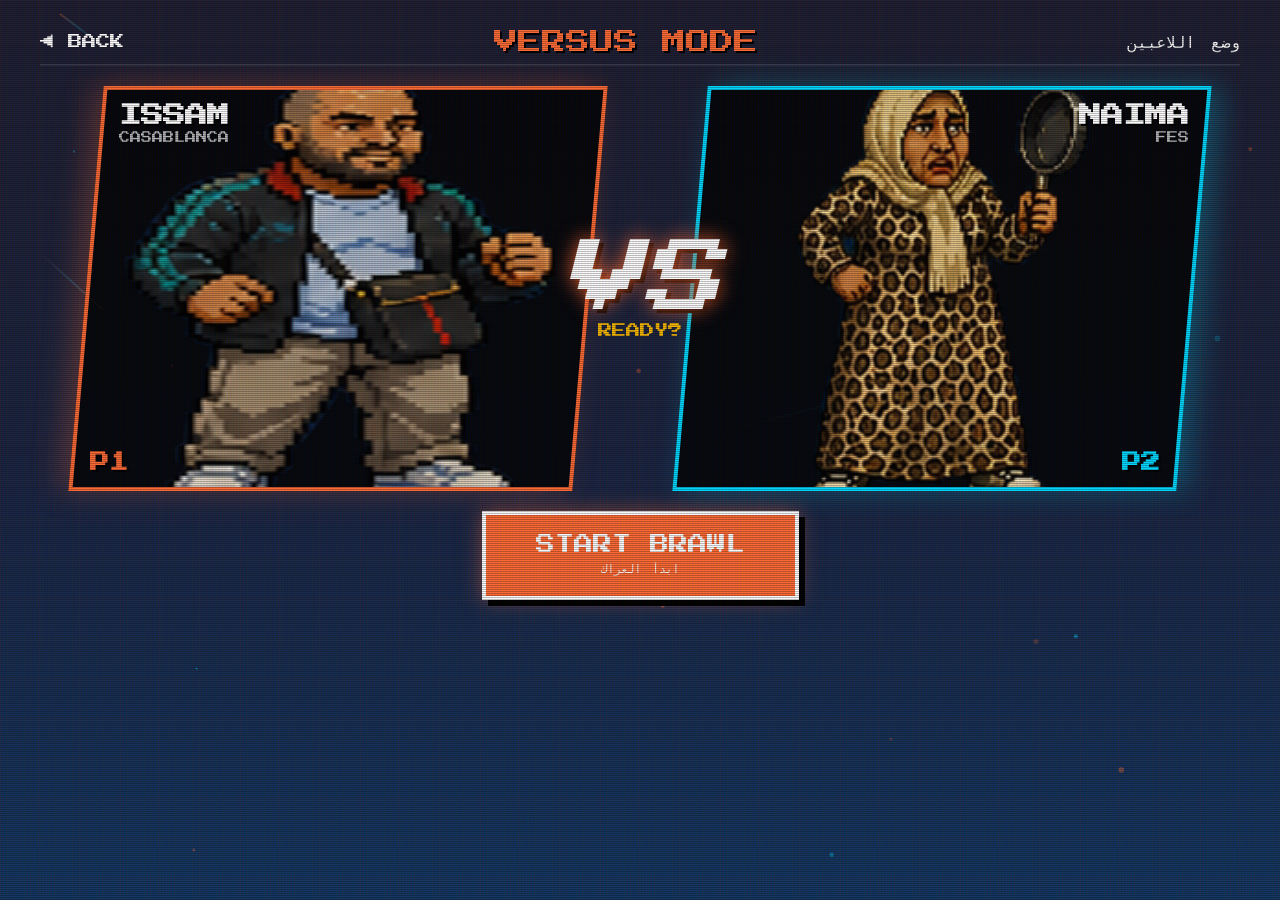
<file: versus.html>
<!DOCTYPE html>
<html lang="en">
<head>
  <meta charset="UTF-8" />
  <meta name="viewport" content="width=device-width, initial-scale=1.0" />
  <title>SOUK BRAWL — Versus</title>
  <link rel="preconnect" href="https://fonts.googleapis.com" />
  <link href="https://fonts.googleapis.com/css2?family=Press+Start+2P&display=swap" rel="stylesheet" />
  <link rel="stylesheet" href="css/style.css" />
<base target="_blank">
</head>
<body>

  <canvas id="bg-canvas"></canvas>

  <div id="screen-versus" class="screen active">
    <div class="sub-wrap">

      <div class="sub-header">
        <a href="index.html" class="back-btn">&#9664; BACK</a>
        <div class="sub-title">VERSUS MODE</div>
        <div class="sub-title-ar">وضع اللاعبين</div>
      </div>

      <div class="arcade-hero-section">
        <div class="vs-panel p1-panel">
          <div class="char-info left">
            <h2 class="char-name">ISSAM</h2>
            <p class="char-origin">CASABLANCA</p>
          </div>
          <div class="panel-frame">
            <img src="assets/characters/issam/idle.png" alt="P1" class="vs-portrait" id="p1-portrait">
          </div>
          <div class="p-tag p1-tag">P1</div>
        </div>

        <div class="vs-center">
          <div class="vs-logo">VS</div>
          <div class="vs-sub">READY?</div>
        </div>

        <div class="vs-panel p2-panel">
          <div class="char-info right">
            <h2 class="char-name">NAIMA</h2>
            <p class="char-origin">FES</p>
          </div>
          <div class="panel-frame">
            <img src="assets/characters/naima/idle.png" alt="P2" class="vs-portrait" id="p2-portrait">
          </div>
          <div class="p-tag p2-tag">P2</div>
        </div>
      </div>

      <div class="versus-footer">
        <button class="start-btn" id="start-fight">
          START BRAWL
          <span class="start-sub">ابدأ العراك</span>
        </button>
      </div>

    </div>
  </div>

  <script src="js/config.js"></script>
  <script src="js/utils.js"></script>
  <script src="js/character.js"></script>
  <script src="js/background.js"></script>

  <script>
    if (typeof ROSTER === 'undefined' || ROSTER.length === 0) {
      console.error('ROSTER not loaded. Check script order.');
    }

    let p1Idx = 0;
    let p2Idx = 1;

    const p1NameEl = document.querySelector('.p1-panel .char-name');
    const p1OriginEl = document.querySelector('.p1-panel .char-origin');
    const p1ImgEl = document.getElementById('p1-portrait');

    const p2NameEl = document.querySelector('.p2-panel .char-name');
    const p2OriginEl = document.querySelector('.p2-panel .char-origin');
    const p2ImgEl = document.getElementById('p2-portrait');

    function updateDisplay() {
      if (typeof ROSTER === 'undefined' || ROSTER.length === 0) return;

      // Ensure P1 and P2 never pick the same character
      if (p1Idx === p2Idx) {
        p2Idx = (p2Idx + 1) % ROSTER.length;
        if (p2Idx === p1Idx) p2Idx = (p2Idx + 1) % ROSTER.length;
      }

      const p1 = ROSTER[p1Idx];
      const p2 = ROSTER[p2Idx];

      p1NameEl.textContent = p1.name;
      p1OriginEl.textContent = p1.origin;
      p1ImgEl.src = p1.sprites.idle;

      p2NameEl.textContent = p2.name;
      p2OriginEl.textContent = p2.origin;
      p2ImgEl.src = p2.sprites.idle;
    }

    window.addEventListener('keydown', (e) => {
      if (typeof ROSTER === 'undefined' || ROSTER.length === 0) return;

      const key = e.key.toLowerCase();

      // P1: Up/Down Arrows
      if (e.key === 'ArrowUp') {
        p1Idx = (p1Idx + 1) % ROSTER.length;
        if (p1Idx === p2Idx) p1Idx = (p1Idx + 1) % ROSTER.length;
      }
      if (e.key === 'ArrowDown') {
        p1Idx = (p1Idx - 1 + ROSTER.length) % ROSTER.length;
        if (p1Idx === p2Idx) p1Idx = (p1Idx - 1 + ROSTER.length) % ROSTER.length;
      }

      // P2: W/S Keys
      if (key === 'w') {
        p2Idx = (p2Idx + 1) % ROSTER.length;
        if (p2Idx === p1Idx) p2Idx = (p2Idx + 1) % ROSTER.length;
      }
      if (key === 's') {
        p2Idx = (p2Idx - 1 + ROSTER.length) % ROSTER.length;
        if (p2Idx === p1Idx) p2Idx = (p2Idx - 1 + ROSTER.length) % ROSTER.length;
      }

      // Back to Menu
      if (key === 'x') window.location.href = 'index.html';

      // Start Fight
      if (key === 'z' || key === 'enter') startBrawl();

      updateDisplay();
    });

    function startBrawl() {
      if (typeof ROSTER === 'undefined' || ROSTER.length === 0) return;

      const p1 = ROSTER[p1Idx];
      const p2 = ROSTER[p2Idx];

      // Store in sessionStorage for versus mode (separate from arcade localStorage)
      sessionStorage.setItem('soukbrawl_fight', JSON.stringify({
        p1CharId: p1.id,
        p2CharId: p2.id,
        mode: 'versus',
        rounds: 3
      }));

      window.location.href = 'fight.html';
    }

    document.getElementById('start-fight').addEventListener('click', startBrawl);

    // Init
    document.addEventListener('DOMContentLoaded', () => {
      updateDisplay();
      if (typeof BackgroundAnimation !== 'undefined') {
        new BackgroundAnimation();
      }
    });
  </script>
</body>
</html>
</file>
<file: css/style.css>
/* ═══════════════════════════════════════════════════════════
   SOUK BRAWL - Master Stylesheet
   ═══════════════════════════════════════════════════════════ */

* {
  margin: 0;
  padding: 0;
  box-sizing: border-box;
}

body {
  font-family: 'Press Start 2P', monospace;
  background: #0a0a0a;
  color: #fff;
  overflow: hidden;
  height: 100vh;
  width: 100vw;
  position: fixed;
}

/* ─── CRT OVERLAY ─── */
body::after {
  content: " ";
  display: block;
  position: absolute;
  top: 0; left: 0; bottom: 0; right: 0;
  background: linear-gradient(rgba(18, 16, 16, 0) 50%, rgba(0, 0, 0, 0.25) 50%),
              linear-gradient(90deg, rgba(255, 0, 0, 0.06), rgba(0, 255, 0, 0.02), rgba(0, 0, 255, 0.06));
  z-index: 999;
  background-size: 100% 2px, 3px 100%;
  pointer-events: none;
}

#bg-canvas {
  position: fixed;
  top: 0; left: 0;
  width: 100%; height: 100%;
  background: linear-gradient(135deg, #1a1a2e 0%, #16213e 50%, #0f3460 100%);
  z-index: 1;
}

/* ─── SCREEN LOGIC ─── */
.screen {
  position: fixed;
  top: 0; left: 0;
  width: 100%; height: 100%;
  display: flex;
  align-items: center;
  justify-content: center;
  opacity: 0;
  visibility: hidden;
  transition: opacity 0.3s ease;
  z-index: 10;
}

.screen.active {
  opacity: 1;
  visibility: visible;
}

/* ─── TYPOGRAPHY ─── */
.game-title {
  font-size: 4rem;
  color: #ff6b35;
  text-shadow: 4px 4px 0 #000, 0 0 20px rgba(255, 107, 53, 0.8);
  margin-bottom: 10px;
}

.menu-item {
  display: inline-block;
  color: #fff;
  text-decoration: none;
  font-size: 1.2rem;
  margin: 15px 0;
  transition: all 0.2s ease;
}

.menu-item:hover {
  color: #00d9ff;
  text-shadow: 0 0 15px #00d9ff;
  transform: scale(1.1);
}

/* ─── ARCADE MODE ─── */
.sub-wrap {
  display: flex;
  flex-direction: column;
  align-items: center;
  justify-content: flex-start;
  width: 100%;
  height: 100%;
  padding: 20px 40px;
  z-index: 10;
}

.sub-header {
  display: flex;
  align-items: center;
  justify-content: space-between;
  width: 100%;
  max-width: 1200px;
  margin-bottom: 20px;
  padding: 10px 0;
  border-bottom: 2px solid rgba(255, 255, 255, 0.1);
}

.back-btn {
  color: #fff;
  text-decoration: none;
  font-size: 0.9rem;
  transition: color 0.2s;
}

.back-btn:hover {
  color: #00d9ff;
}

.sub-title {
  font-size: 1.5rem;
  color: #ff6b35;
  text-shadow: 2px 2px 0 #000;
}

.sub-coins {
  font-size: 0.8rem;
  color: #f7b801;
}

/* Arcade Hero Section */
.arcade-hero-section {
  display: flex;
  align-items: center;
  justify-content: center;
  width: 100%;
  max-width: 1200px;
  height: 45vh;
  gap: 0;
}

.vs-panel {
  position: relative;
  width: 42%;
  height: 100%;
  overflow: hidden;
  border: 4px solid #fff;
  background: rgba(0, 0, 0, 0.8);
  transform: skewX(-5deg);
}

.p1-panel { border-color: #ff6b35; box-shadow: -10px 0 30px rgba(255, 107, 53, 0.3); }
.p2-panel { border-color: #00d9ff; box-shadow: 10px 0 30px rgba(0, 217, 255, 0.3); }

.panel-frame {
  width: 100%; height: 100%;
  display: flex;
  align-items: center;
  justify-content: center;
  transform: skewX(5deg);
}

.vs-portrait {
  height: 110%;
  object-fit: contain;
}

.char-info {
  position: absolute;
  top: 15px;
  z-index: 5;
  transform: skewX(5deg);
}

.char-info.left { left: 15px; }
.char-info.right { right: 15px; text-align: right; }

.char-name {
  font-size: 1.4rem;
  color: #fff;
  text-shadow: 2px 2px 0 #000;
  margin-bottom: 5px;
}

.char-origin {
  font-size: 0.7rem;
  color: rgba(255, 255, 255, 0.7);
}

.p-tag {
  position: absolute;
  bottom: 15px;
  font-size: 1.2rem;
  font-weight: bold;
  color: #fff;
  text-shadow: 2px 2px 0 #000;
  transform: skewX(5deg);
}

.p1-tag { left: 15px; color: #ff6b35; }
.p2-tag { right: 15px; color: #00d9ff; }

.vs-center {
  display: flex;
  flex-direction: column;
  align-items: center;
  justify-content: center;
  z-index: 20;
  margin: 0 -30px;
}

.vs-logo {
  font-size: 5rem;
  color: #fff;
  text-shadow: 0 0 20px #ff6b35, 4px 4px 0 #000;
  font-style: italic;
}

.vs-sub {
  font-size: 0.9rem;
  color: #f7b801;
  margin-top: 5px;
  animation: blink 1.2s infinite;
}

/* Arcade Ladder */
.arcade-ladder {
  width: 100%;
  max-width: 800px;
  margin: 20px 0;
  text-align: center;
}

.ladder-title {
  font-size: 1rem;
  color: #ff6b35;
  text-shadow: 2px 2px 0 #000;
  margin-bottom: 5px;
}

.ladder-subtitle {
  font-size: 0.8rem;
  color: rgba(255, 255, 255, 0.6);
  margin-bottom: 15px;
}

.ladder-track {
  position: relative;
  width: 100%;
  height: 60px;
  display: flex;
  align-items: center;
  justify-content: center;
}

.ladder-spine {
  position: absolute;
  width: 80%;
  height: 4px;
  background: linear-gradient(90deg, #ff6b35, #00d9ff, #f7b801);
  border-radius: 2px;
}

.rounds-list {
  display: flex;
  gap: 20px;
  z-index: 2;
}

/* Difficulty Row */
.diff-row {
  display: flex;
  align-items: center;
  gap: 20px;
  margin: 15px 0;
}

.diff-label {
  font-size: 0.8rem;
  color: #fff;
  text-shadow: 2px 2px 0 #000;
}

.diff-options {
  display: flex;
  gap: 10px;
}

.diff-btn {
  font-family: 'Press Start 2P', monospace;
  font-size: 0.6rem;
  padding: 8px 16px;
  background: rgba(255, 255, 255, 0.1);
  border: 2px solid rgba(255, 255, 255, 0.3);
  color: #fff;
  cursor: pointer;
  transition: all 0.2s ease;
}

.diff-btn:hover {
  border-color: #00d9ff;
  color: #00d9ff;
}

.diff-btn.active {
  background: #ff6b35;
  border-color: #ff6b35;
  color: #fff;
}

/* Start Button */
.start-btn {
  font-family: 'Press Start 2P', monospace;
  font-size: 1.2rem;
  padding: 20px 50px;
  background: #ff6b35;
  color: #fff;
  border: 4px solid #fff;
  cursor: pointer;
  box-shadow: 6px 6px 0 #000, 0 0 20px rgba(255, 107, 53, 0.5);
  transition: all 0.15s ease;
  margin-top: 20px;
  display: flex;
  flex-direction: column;
  align-items: center;
}

.start-btn:hover {
  background: #00d9ff;
  transform: scale(1.05);
}

.start-btn:active {
  transform: translateY(4px);
  box-shadow: 2px 2px 0 #000;
}

.start-sub {
  display: block;
  font-size: 0.7rem;
  margin-top: 8px;
  opacity: 0.9;
}

/* ─── FIGHT SCREEN ─── */
.fight-screen {
  min-height: 100vh;
  display: flex;
  flex-direction: column;
  align-items: center;
  position: relative;
  z-index: 2;
  width: 100%;
}

.fight-hud {
  display: flex;
  align-items: center;
  justify-content: space-between;
  width: 100%;
  max-width: 900px;
  padding: 12px 16px;
  gap: 12px;
  position: relative;
  z-index: 10;
}

.hud-side {
  display: flex;
  flex-direction: column;
  gap: 4px;
  flex: 1;
}

.hud-side.right { align-items: flex-end; }

.hud-name {
  font-size: 10px;
  color: #f7b801;
  letter-spacing: 2px;
}

.hud-name-ar {
  font-size: 7px;
  color: #00d9ff;
}

.health-bar-wrap {
  width: 100%;
  height: 18px;
  background: #1a1a2e;
  border: 2px solid #f7b801;
  position: relative;
  overflow: hidden;
  clip-path: polygon(0 0, calc(100% - 4px) 0, 100% 4px, 100% 100%, 4px 100%, 0 calc(100% - 4px));
}

.health-bar {
  height: 100%;
  background: #ff6b35;
  transition: width 0.25s ease-out;
  position: relative;
}

.health-bar::after {
  content: '';
  position: absolute;
  top: 0; left: 0; right: 0;
  height: 4px;
  background: rgba(255,255,255,0.3);
}

.health-bar.danger {
  background: #FF3030;
  animation: danger-pulse 0.5s ease-in-out infinite alternate;
}

@keyframes danger-pulse {
  from { opacity: 1; }
  to { opacity: 0.6; }
}

.hud-side.right .health-bar-wrap { border-color: #00d9ff; }
.hud-side.right .health-bar { background: #00d9ff; }
.hud-side.right .health-bar.danger { background: #30FFFF; }

.hud-timer {
  display: flex;
  flex-direction: column;
  align-items: center;
  gap: 4px;
  min-width: 70px;
}

.timer-value {
  font-size: 22px;
  color: #f7b801;
  letter-spacing: 2px;
  text-shadow: 2px 2px 0 #000;
}

.timer-label {
  font-size: 6px;
  color: #f7b801;
  letter-spacing: 2px;
}

.round-indicator {
  position: absolute;
  top: 70px;
  left: 50%;
  transform: translateX(-50%);
  font-size: 10px;
  color: #f7b801;
  letter-spacing: 4px;
  z-index: 10;
  text-align: center;
}

.round-indicator .round-ar {
  font-size: 8px;
  color: #00d9ff;
  margin-top: 2px;
}

/* Stage Area */
.stage-area {
  position: relative;
  width: 100%;
  max-width: 900px;
  flex: 1;
  min-height: 420px;
  display: flex;
  align-items: flex-end;
  justify-content: center;
  overflow: hidden;
  border-top: 3px solid #f7b801;
  border-bottom: 3px solid #f7b801;
}

.stage-bg-img {
  position: absolute;
  inset: 0;
  width: 100%;
  height: 100%;
  object-fit: cover;
  object-position: center bottom;
  image-rendering: pixelated;
  z-index: 0;
}

.stage-floor-overlay {
  position: absolute;
  bottom: 0;
  left: 0; right: 0;
  height: 100px;
  background: linear-gradient(to top, rgba(8,4,4,0.9) 0%, transparent 100%);
  z-index: 1;
  pointer-events: none;
}

.stage-name-overlay {
  position: absolute;
  top: 12px;
  left: 50%;
  transform: translateX(-50%);
  text-align: center;
  z-index: 4;
  background: rgba(8, 4, 4, 0.7);
  padding: 6px 16px;
  border: 1px solid #f7b801;
}

.stage-name-text {
  font-size: 8px;
  color: #f7b801;
  letter-spacing: 3px;
}

.stage-name-ar {
  font-size: 7px;
  color: #00d9ff;
  margin-top: 2px;
}

/* Fighter Arena */
.fighter-arena {
  position: relative;
  width: 100%;
  max-width: 800px;
  height: 280px;
  display: flex;
  align-items: flex-end;
  justify-content: space-between;
  padding: 0 100px 25px;
  z-index: 5;
}

/* Arena fighter container - JS positions this */
.arena-fighter {
  position: absolute;
  bottom: 25px;
  width: 220px;
  height: 220px;
}

.arena-fighter.left { left: 10%; }
.arena-fighter.right { right: 10%; }

/* Sprite wrapper - ALL transforms come from JS */
.fighter-sprite-arena {
  width: 100%;
  height: 100%;
  image-rendering: pixelated;
  position: relative;
}

.fighter-sprite-arena img {
  width: 100%;
  height: 100%;
  object-fit: contain;
  object-position: bottom center;
  image-rendering: pixelated;
  image-rendering: crisp-edges;
}

/* NO CSS transforms on .fighter-sprite-arena - all transforms are inline from JS */
/* The attacking class is used by JS to read state, not for CSS transform */

.fighter-shadow-arena {
  position: absolute;
  bottom: -8px;
  left: 50%;
  transform: translateX(-50%);
  width: 110px;
  height: 18px;
  background: rgba(0,0,0,0.5);
  border-radius: 50%;
  filter: blur(4px);
}

.super-meter-wrap {
  width: 100%;
  height: 8px;
  background: #1a1a2e;
  border: 1px solid #f7b801;
  margin-top: 4px;
  position: relative;
  overflow: hidden;
}

.super-meter {
  height: 100%;
  background: #f7b801;
  width: 0%;
  transition: width 0.2s;
  box-shadow: 0 0 6px #f7b801;
}

.super-label {
  font-size: 6px;
  color: #f7b801;
  letter-spacing: 1px;
  margin-top: 2px;
}

.combo-display {
  position: absolute;
  top: 100px;
  font-size: 14px;
  color: #f7b801;
  letter-spacing: 2px;
  z-index: 10;
  opacity: 0;
  transition: opacity 0.3s;
  text-align: center;
}

.combo-display.active { opacity: 1; }
.combo-display.left { left: 20px; }
.combo-display.right { right: 20px; }

.combo-count {
  font-size: 28px;
  color: #ff6b35;
  text-shadow: 2px 2px 0 #000;
  line-height: 1;
}

.combo-hits {
  font-size: 10px;
  color: #f7b801;
}

/* Messages */
.fight-message {
  position: absolute;
  top: 45%;
  left: 50%;
  transform: translate(-50%, -50%);
  font-size: 52px;
  color: #ff6b35;
  text-shadow:
    4px 4px 0 #000,
    8px 8px 0 #1A0000;
  letter-spacing: 6px;
  z-index: 20;
  animation: fight-zoom 0.8s ease-out forwards;
  pointer-events: none;
  white-space: nowrap;
}

@keyframes fight-zoom {
  from { transform: translate(-50%, -50%) scale(3); opacity: 0; }
  to { transform: translate(-50%, -50%) scale(1); opacity: 1; }
}

.fight-message.fade {
  animation: fight-fade 0.5s ease-in forwards;
}

@keyframes fight-fade {
  to { opacity: 0; transform: translate(-50%, -50%) scale(1.2); }
}

.ko-message {
  position: absolute;
  top: 45%;
  left: 50%;
  transform: translate(-50%, -50%);
  font-size: 72px;
  color: #ff6b35;
  text-shadow:
    4px 4px 0 #000,
    8px 8px 0 #1A0000;
  letter-spacing: 8px;
  z-index: 20;
  animation: ko-bounce 1s ease-out forwards;
}

@keyframes ko-bounce {
  0% { transform: translate(-50%, -50%) scale(0); }
  50% { transform: translate(-50%, -50%) scale(1.2); }
  100% { transform: translate(-50%, -50%) scale(1); }
}

.perfect-message {
  position: absolute;
  top: 35%;
  left: 50%;
  transform: translate(-50%, -50%);
  font-size: 32px;
  color: #f7b801;
  text-shadow: 3px 3px 0 #000;
  letter-spacing: 4px;
  z-index: 20;
  animation: perfect-pop 1s ease-out forwards;
}

@keyframes perfect-pop {
  0% { transform: translate(-50%, -50%) scale(0) rotate(-10deg); opacity: 0; }
  60% { transform: translate(-50%, -50%) scale(1.1) rotate(2deg); opacity: 1; }
  100% { transform: translate(-50%, -50%) scale(1) rotate(0deg); }
}

/* Pause Overlay */
.pause-overlay {
  position: fixed;
  inset: 0;
  background: rgba(8, 4, 4, 0.9);
  display: none;
  flex-direction: column;
  align-items: center;
  justify-content: center;
  gap: 16px;
  z-index: 100;
}

.pause-overlay.active { display: flex; }

.pause-title {
  font-size: 24px;
  color: #f7b801;
  letter-spacing: 4px;
  margin-bottom: 20px;
  text-shadow: 3px 3px 0 #000;
}

.pause-btn {
  background: #1a1a2e;
  border: 2px solid #f7b801;
  color: #fff;
  font-family: 'Press Start 2P', monospace;
  font-size: 10px;
  cursor: pointer;
  padding: 12px 32px;
  min-width: 220px;
  text-align: center;
  text-decoration: none;
  transition: all 0.1s;
  clip-path: polygon(0 0, calc(100% - 8px) 0, 100% 8px, 100% 100%, 8px 100%, 0 calc(100% - 8px));
}

.pause-btn:hover {
  border-color: #f7b801;
  color: #f7b801;
  background: #16213e;
}

/* Controls */
.fight-controls {
  display: flex;
  justify-content: center;
  gap: 20px;
  padding: 10px;
  font-size: 7px;
  color: #f7b801;
  letter-spacing: 1px;
  flex-wrap: wrap;
}

.ctrl-hint {
  display: flex;
  align-items: center;
  gap: 6px;
}

/* Win Dots */
.win-dots {
  display: flex;
  gap: 4px;
  margin-top: 4px;
}

.win-dot {
  width: 8px; height: 8px;
  border: 1px solid #f7b801;
  background: transparent;
}

.win-dot.active {
  background: #f7b801;
  border-color: #f7b801;
  box-shadow: 0 0 4px #f7b801;
}

.hud-side.right .win-dot.active {
  background: #00d9ff;
  border-color: #00d9ff;
  box-shadow: 0 0 4px #00d9ff;
}

/* ─── ANIMATIONS ─── */
@keyframes blink {
  0%, 100% { opacity: 1; }
  50% { opacity: 0; }
}

.insert-coin {
  animation: blink 1.2s infinite;
  color: #f7b801;
}

/* Blocking pose */
.fighter-sprite-arena.blocking {
  filter: brightness(0.85);
}

/* Hit reaction */
.fighter-sprite-arena.hit {
  animation: hit-flash 0.2s ease-out;
}

@keyframes hit-flash {
  0% { filter: brightness(1.5) hue-rotate(10deg); }
  100% { filter: brightness(1); }
}
</file>
